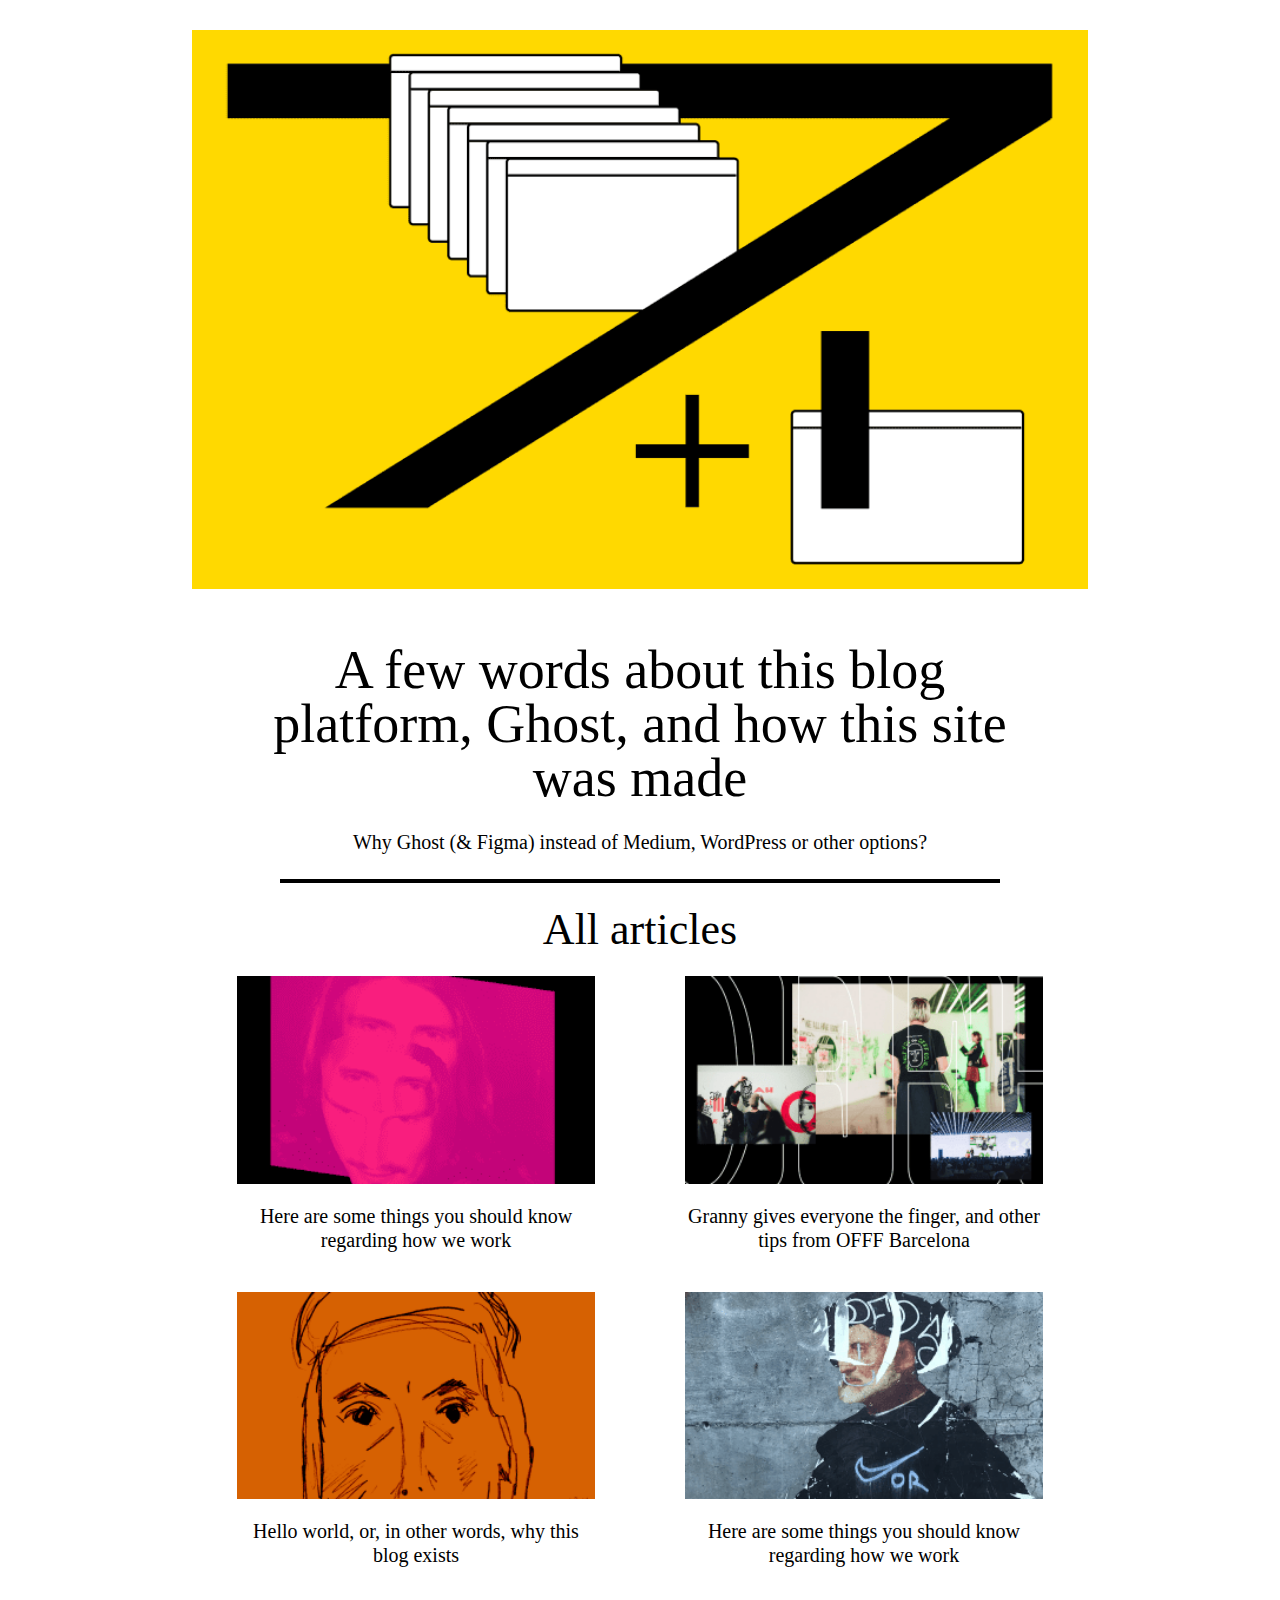
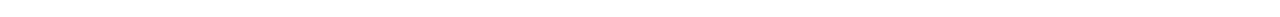
<file: project 2/index.html>
<html lang="en">
<head>
    <meta charset="UTF-8">
    <meta http-equiv="X-UA-Compatible" content="IE=edge">
    <meta name="viewport" content="width=device-width, initial-scale=1.0">
    <link rel="stylesheet" href="./assets/css/main.css">
    <title>Blog Project</title>
</head>
<body>
    <div class="main">
        
            <img src="./assets/images/headerblog.png" alt="header-image" >
            <h1 class="blog-heading">A few words about this blog platform, Ghost, and how this site was made</h1>
            <p class="blog-paragragh">Why Ghost (& Figma) instead of Medium, WordPress or other options?</p>
            <hr>
        <div class="images">
            <h3>All articles</h3>
            <div class="blog-images">
            <div class="blog1">
                <div class="blog-image" >
                <img src="./assets/images/blog1.png" alt="">
                </div>
                <p>Here are some things you should know regarding how we work </p>   
            </div>
            <div class="blog2">
                <div class="blog-image">
                <img  src="./assets/images/blog2.png" alt="">
                </div>
                <p>Granny gives everyone the finger, and other tips from OFFF Barcelona</p>
            </div>
            <div  class="blog3">
                <div class="blog-image">
                <img  src="./assets/images/blog3.png" alt="">
                </div>
                <p>Hello world, or, in other words, why this blog exists</p>
            </div>
            <div class="blog4">
                <div class="blog-image">
                <img src="./assets/images/blog4.png" alt="">
                </div>
                <p>Here are some things you should know regarding how we work </p>
            </div>
        </div>

        </div>
    </div>
</body>
</html>
</file>
<file: project 2/assets/css/main.css>
*{
    padding: 0;
    margin: 0;
    font-family: 'Inter';
    font-style: normal;
}
.main{
    margin: 30px auto;
    width: 70%;
    text-align: center;
}
.main>img{
    width:100%;
    margin-bottom: 34px;
}
.main>h1{
    font-weight: 400;
    font-size: 54px;
    line-height: 100%;
    /* or 54px */
    width: 90%; 
    margin: 20px auto ;
}
.main>p{
    font-weight: 400;
    font-size: 20px;
    line-height: 170%;
    width: 80%; 
    margin: 20px auto ;

}
.main>hr{
    width: 80% ;
    margin: 20px auto;
    border: 2px solid #000000;

}
.blog-images{
    display: flex;
    flex-wrap: wrap;
    justify-content: space-between;
}
.blog1, .blog2, .blog3, .blog4{
    margin: 0 30px;
    min-width: 200px;
    margin: 20px auto;
    width: 40%;
    font-family: 'Inter';
    font-style: normal;
    font-weight: 400;
    font-size: 20px;
    line-height: 120%;
/* or 26px */
}
.blog-image>img{
    width: 100%;
    margin-bottom: 20px;
}
.images>h3{
    font-weight: 400;
    font-size: 44px;
    line-height: 53px;
}
</file>
